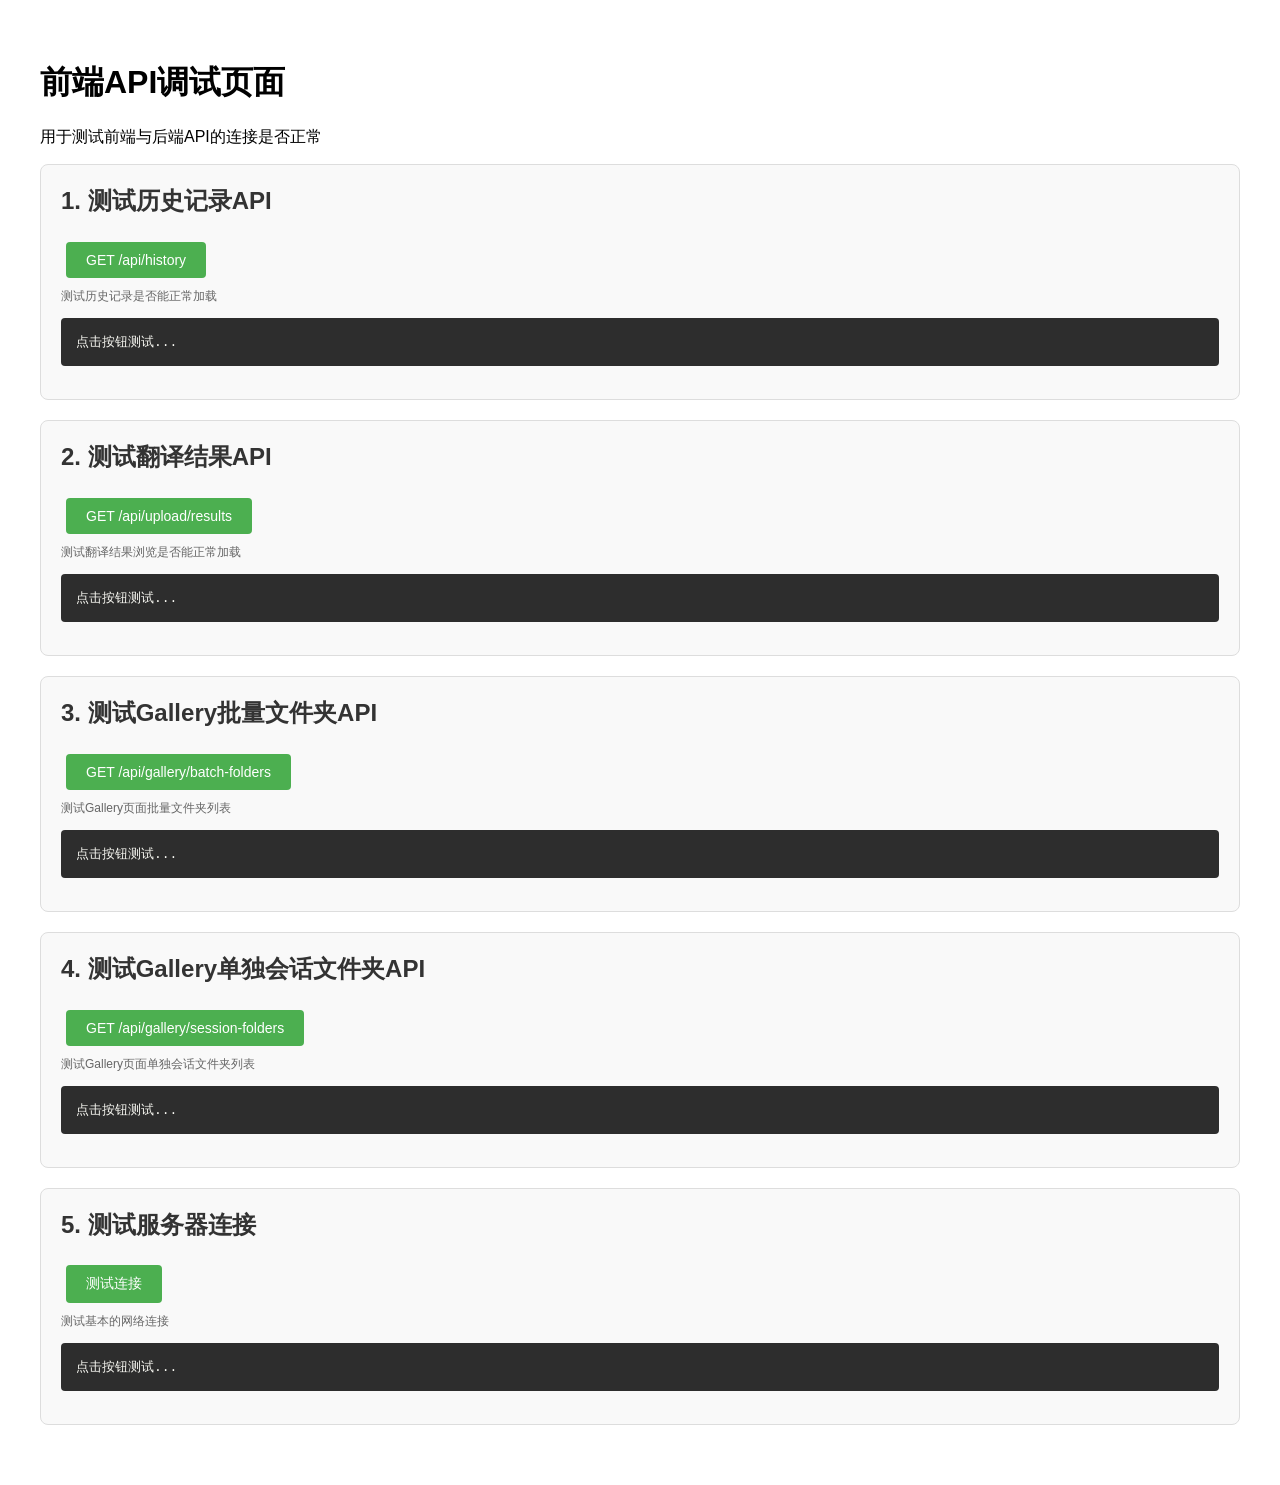
<file: src/main/resources/static/debug-frontend.html>
<!DOCTYPE html>
<html lang="zh-CN">
<head>
    <meta charset="UTF-8">
    <meta name="viewport" content="width=device-width, initial-scale=1.0">
    <title>前端API调试页面</title>
    <style>
        body {
            font-family: Arial, sans-serif;
            max-width: 1200px;
            margin: 20px auto;
            padding: 20px;
        }
        .test-section {
            border: 1px solid #ddd;
            border-radius: 8px;
            padding: 20px;
            margin-bottom: 20px;
            background: #f9f9f9;
        }
        .test-section h2 {
            margin-top: 0;
            color: #333;
        }
        button {
            background: #4CAF50;
            color: white;
            border: none;
            padding: 10px 20px;
            border-radius: 4px;
            cursor: pointer;
            margin: 5px;
            font-size: 14px;
        }
        button:hover {
            background: #45a049;
        }
        pre {
            background: #2d2d2d;
            color: #f8f8f2;
            padding: 15px;
            border-radius: 4px;
            overflow-x: auto;
            white-space: pre-wrap;
            word-wrap: break-word;
        }
        .status {
            display: inline-block;
            padding: 5px 10px;
            border-radius: 4px;
            font-weight: bold;
        }
        .status.success { background: #4CAF50; color: white; }
        .status.error { background: #f44336; color: white; }
        .info { color: #666; font-size: 12px; margin-top: 5px; }
    </style>
</head>
<body>
    <h1>前端API调试页面</h1>
    <p>用于测试前端与后端API的连接是否正常</p>

    <div class="test-section">
        <h2>1. 测试历史记录API</h2>
        <button onclick="testHistory()">GET /api/history</button>
        <div class="info">测试历史记录是否能正常加载</div>
        <div id="history-status"></div>
        <pre id="history-result">点击按钮测试...</pre>
    </div>

    <div class="test-section">
        <h2>2. 测试翻译结果API</h2>
        <button onclick="testResults()">GET /api/upload/results</button>
        <div class="info">测试翻译结果浏览是否能正常加载</div>
        <div id="results-status"></div>
        <pre id="results-result">点击按钮测试...</pre>
    </div>

    <div class="test-section">
        <h2>3. 测试Gallery批量文件夹API</h2>
        <button onclick="testGalleryBatch()">GET /api/gallery/batch-folders</button>
        <div class="info">测试Gallery页面批量文件夹列表</div>
        <div id="gallery-batch-status"></div>
        <pre id="gallery-batch-result">点击按钮测试...</pre>
    </div>

    <div class="test-section">
        <h2>4. 测试Gallery单独会话文件夹API</h2>
        <button onclick="testGallerySession()">GET /api/gallery/session-folders</button>
        <div class="info">测试Gallery页面单独会话文件夹列表</div>
        <div id="gallery-session-status"></div>
        <pre id="gallery-session-result">点击按钮测试...</pre>
    </div>

    <div class="test-section">
        <h2>5. 测试服务器连接</h2>
        <button onclick="testConnection()">测试连接</button>
        <div class="info">测试基本的网络连接</div>
        <div id="connection-status"></div>
        <pre id="connection-result">点击按钮测试...</pre>
    </div>

    <script>
        const API_BASE = window.location.origin;

        async function testHistory() {
            const statusEl = document.getElementById('history-status');
            const resultEl = document.getElementById('history-result');
            
            try {
                statusEl.innerHTML = '<span class="status">请求中...</span>';
                const url = `${API_BASE}/api/history?page=0&size=20`;
                console.log('请求URL:', url);
                
                const response = await fetch(url);
                console.log('响应状态:', response.status);
                
                const data = await response.json();
                console.log('响应数据:', data);
                
                if (response.ok) {
                    statusEl.innerHTML = '<span class="status success">✓ 成功</span>';
                    resultEl.textContent = JSON.stringify(data, null, 2);
                    
                    // 检查数据结构
                    if (data.success && data.data) {
                        const count = data.data.content ? data.data.content.length : 0;
                        statusEl.innerHTML += `<div class="info">找到 ${count} 条历史记录</div>`;
                    }
                } else {
                    statusEl.innerHTML = '<span class="status error">✗ 失败</span>';
                    resultEl.textContent = `HTTP ${response.status}: ${JSON.stringify(data, null, 2)}`;
                }
            } catch (error) {
                statusEl.innerHTML = '<span class="status error">✗ 错误</span>';
                resultEl.textContent = 'Error: ' + error.message;
                console.error('请求失败:', error);
            }
        }

        async function testResults() {
            const statusEl = document.getElementById('results-status');
            const resultEl = document.getElementById('results-result');
            
            try {
                statusEl.innerHTML = '<span class="status">请求中...</span>';
                const url = `${API_BASE}/api/upload/results?page=0&size=10`;
                console.log('请求URL:', url);
                
                const response = await fetch(url);
                console.log('响应状态:', response.status);
                
                const data = await response.json();
                console.log('响应数据:', data);
                
                if (response.ok) {
                    statusEl.innerHTML = '<span class="status success">✓ 成功</span>';
                    resultEl.textContent = JSON.stringify(data, null, 2);
                    
                    // 检查数据结构
                    if (data.success && data.data) {
                        const count = data.data.length;
                        statusEl.innerHTML += `<div class="info">找到 ${count} 条翻译结果</div>`;
                    }
                } else {
                    statusEl.innerHTML = '<span class="status error">✗ 失败</span>';
                    resultEl.textContent = `HTTP ${response.status}: ${JSON.stringify(data, null, 2)}`;
                }
            } catch (error) {
                statusEl.innerHTML = '<span class="status error">✗ 错误</span>';
                resultEl.textContent = 'Error: ' + error.message;
                console.error('请求失败:', error);
            }
        }

        async function testGalleryBatch() {
            const statusEl = document.getElementById('gallery-batch-status');
            const resultEl = document.getElementById('gallery-batch-result');
            
            try {
                statusEl.innerHTML = '<span class="status">请求中...</span>';
                const url = `${API_BASE}/api/gallery/batch-folders`;
                console.log('请求URL:', url);
                
                const response = await fetch(url);
                console.log('响应状态:', response.status);
                
                const data = await response.json();
                console.log('响应数据:', data);
                
                if (response.ok) {
                    statusEl.innerHTML = '<span class="status success">✓ 成功</span>';
                    resultEl.textContent = JSON.stringify(data, null, 2);
                    
                    // 检查数据结构
                    if (data.success && data.data) {
                        const count = data.data.length;
                        statusEl.innerHTML += `<div class="info">找到 ${count} 个批量文件夹</div>`;
                    }
                } else {
                    statusEl.innerHTML = '<span class="status error">✗ 失败</span>';
                    resultEl.textContent = `HTTP ${response.status}: ${JSON.stringify(data, null, 2)}`;
                }
            } catch (error) {
                statusEl.innerHTML = '<span class="status error">✗ 错误</span>';
                resultEl.textContent = 'Error: ' + error.message;
                console.error('请求失败:', error);
            }
        }

        async function testGallerySession() {
            const statusEl = document.getElementById('gallery-session-status');
            const resultEl = document.getElementById('gallery-session-result');
            
            try {
                statusEl.innerHTML = '<span class="status">请求中...</span>';
                const url = `${API_BASE}/api/gallery/session-folders`;
                console.log('请求URL:', url);
                
                const response = await fetch(url);
                console.log('响应状态:', response.status);
                
                const data = await response.json();
                console.log('响应数据:', data);
                
                if (response.ok) {
                    statusEl.innerHTML = '<span class="status success">✓ 成功</span>';
                    resultEl.textContent = JSON.stringify(data, null, 2);
                    
                    // 检查数据结构
                    if (data.success && data.data) {
                        const count = data.data.length;
                        statusEl.innerHTML += `<div class="info">找到 ${count} 个会话文件夹</div>`;
                    }
                } else {
                    statusEl.innerHTML = '<span class="status error">✗ 失败</span>';
                    resultEl.textContent = `HTTP ${response.status}: ${JSON.stringify(data, null, 2)}`;
                }
            } catch (error) {
                statusEl.innerHTML = '<span class="status error">✗ 错误</span>';
                resultEl.textContent = 'Error: ' + error.message;
                console.error('请求失败:', error);
            }
        }

        async function testConnection() {
            const statusEl = document.getElementById('connection-status');
            const resultEl = document.getElementById('connection-result');
            
            try {
                statusEl.innerHTML = '<span class="status">测试中...</span>';
                
                const info = {
                    'API_BASE': API_BASE,
                    'window.location.origin': window.location.origin,
                    'window.location.href': window.location.href,
                    'timestamp': new Date().toISOString()
                };
                
                statusEl.innerHTML = '<span class="status success">✓ 前端运行正常</span>';
                resultEl.textContent = JSON.stringify(info, null, 2);
            } catch (error) {
                statusEl.innerHTML = '<span class="status error">✗ 错误</span>';
                resultEl.textContent = 'Error: ' + error.message;
            }
        }

        // 页面加载时自动测试所有API
        window.addEventListener('DOMContentLoaded', () => {
            console.log('=== 前端API调试页面已加载 ===');
            console.log('API_BASE:', API_BASE);
        });
    </script>
</body>
</html>
</file>
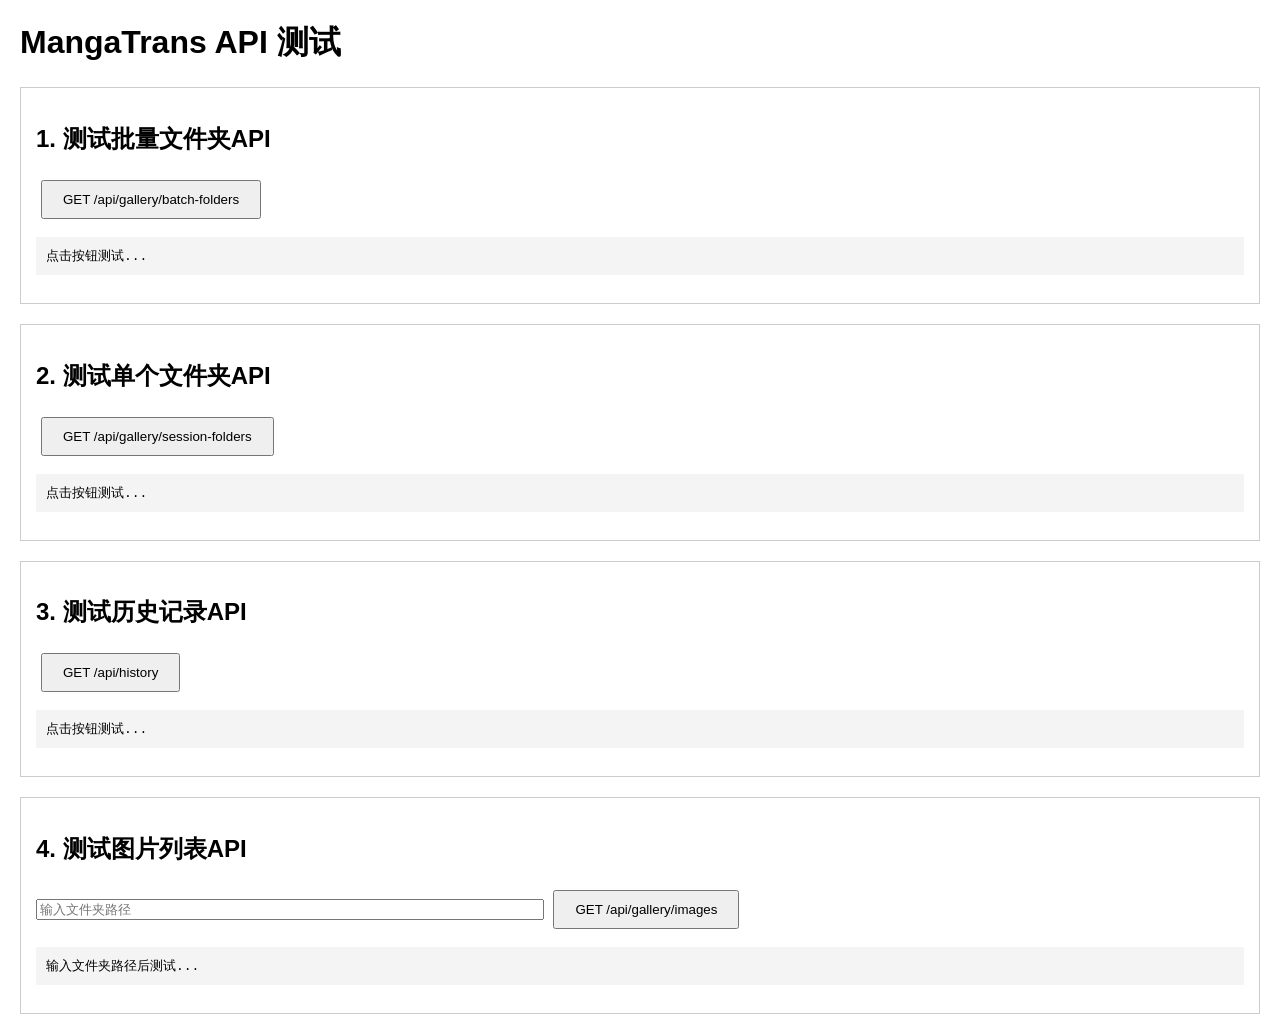
<file: src/main/resources/static/test-api.html>
<!DOCTYPE html>
<html>
<head>
    <title>API 测试页面</title>
    <style>
        body { font-family: Arial; margin: 20px; }
        .section { margin: 20px 0; padding: 15px; border: 1px solid #ccc; }
        button { padding: 10px 20px; margin: 5px; cursor: pointer; }
        pre { background: #f4f4f4; padding: 10px; overflow-x: auto; }
    </style>
</head>
<body>
    <h1>MangaTrans API 测试</h1>
    
    <div class="section">
        <h2>1. 测试批量文件夹API</h2>
        <button onclick="testBatchFolders()">GET /api/gallery/batch-folders</button>
        <pre id="batch-result">点击按钮测试...</pre>
    </div>

    <div class="section">
        <h2>2. 测试单个文件夹API</h2>
        <button onclick="testSessionFolders()">GET /api/gallery/session-folders</button>
        <pre id="session-result">点击按钮测试...</pre>
    </div>

    <div class="section">
        <h2>3. 测试历史记录API</h2>
        <button onclick="testHistory()">GET /api/history</button>
        <pre id="history-result">点击按钮测试...</pre>
    </div>

    <div class="section">
        <h2>4. 测试图片列表API</h2>
        <input type="text" id="folder-path" placeholder="输入文件夹路径" style="width: 500px;">
        <button onclick="testImages()">GET /api/gallery/images</button>
        <pre id="images-result">输入文件夹路径后测试...</pre>
    </div>

    <script>
        async function testBatchFolders() {
            try {
                const response = await fetch('/api/gallery/batch-folders');
                const data = await response.json();
                document.getElementById('batch-result').textContent = JSON.stringify(data, null, 2);
            } catch (error) {
                document.getElementById('batch-result').textContent = 'Error: ' + error.message;
            }
        }

        async function testSessionFolders() {
            try {
                const response = await fetch('/api/gallery/session-folders');
                const data = await response.json();
                document.getElementById('session-result').textContent = JSON.stringify(data, null, 2);
            } catch (error) {
                document.getElementById('session-result').textContent = 'Error: ' + error.message;
            }
        }

        async function testHistory() {
            try {
                const response = await fetch('/api/history?page=0&size=20');
                const data = await response.json();
                document.getElementById('history-result').textContent = JSON.stringify(data, null, 2);
            } catch (error) {
                document.getElementById('history-result').textContent = 'Error: ' + error.message;
            }
        }

        async function testImages() {
            const folderPath = document.getElementById('folder-path').value;
            if (!folderPath) {
                alert('请输入文件夹路径！');
                return;
            }
            try {
                const response = await fetch(`/api/gallery/images?folderPath=${encodeURIComponent(folderPath)}`);
                const data = await response.json();
                document.getElementById('images-result').textContent = JSON.stringify(data, null, 2);
            } catch (error) {
                document.getElementById('images-result').textContent = 'Error: ' + error.message;
            }
        }
    </script>
</body>
</html>
</file>
